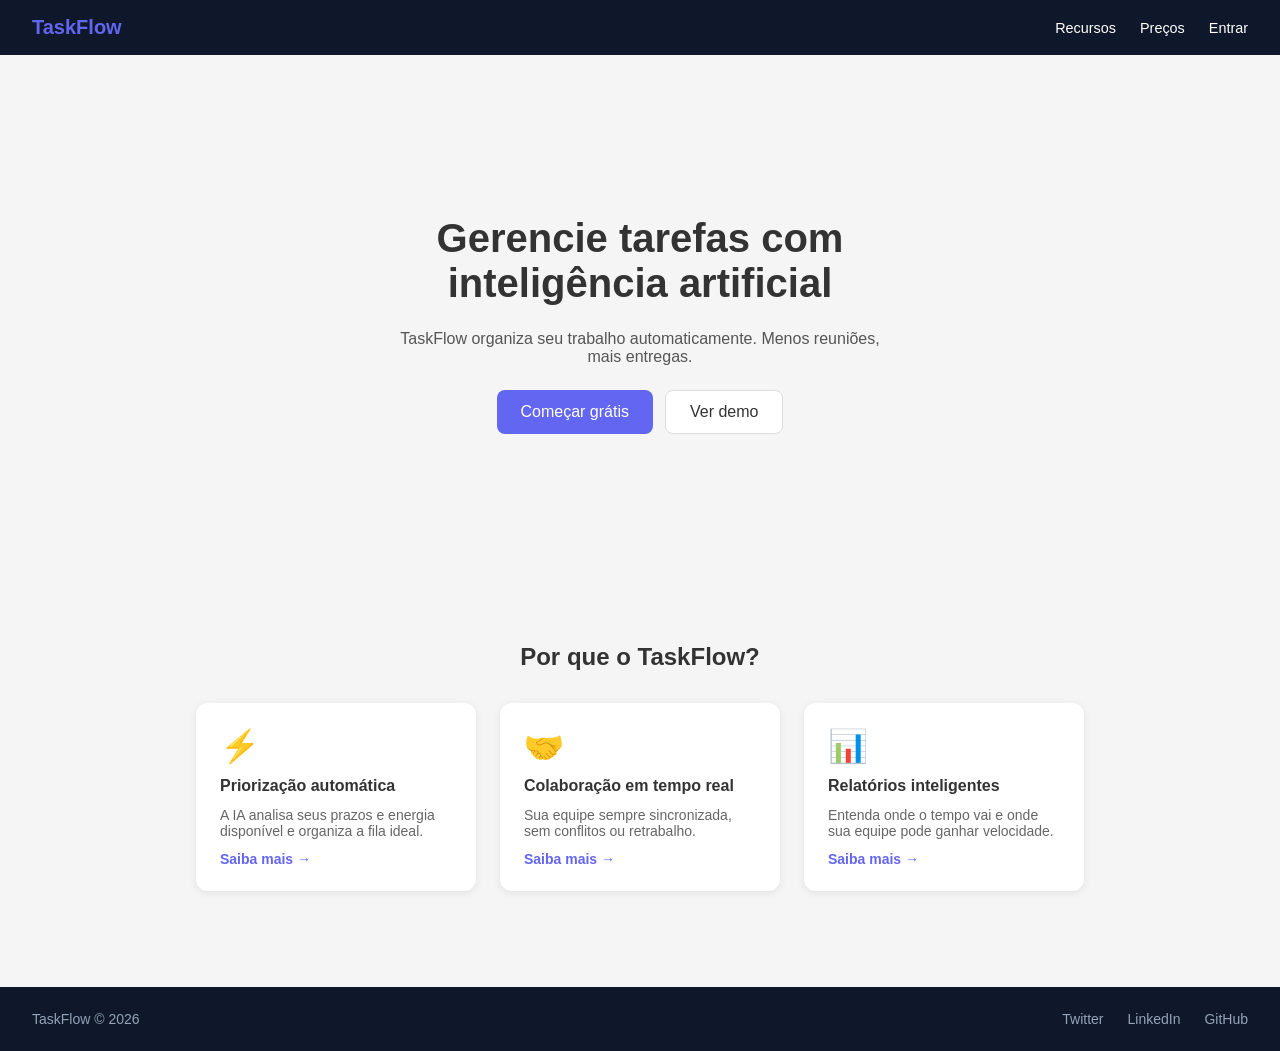
<file: aula-05/index.html>
<!DOCTYPE html>
<html lang="pt-BR">
<head>
  <meta charset="UTF-8">
  <meta name="viewport" content="width=device-width, initial-scale=1.0">
  <title>Aula 05 — Flexbox</title>
  <style>
    /* ===== FOOTER ===== */
.footer {
  display: flex;
  justify-content: space-between;
  align-items: center;
  padding: 24px 32px;
  background: #0f172a;
  color: #94a3b8;
  margin-top: 48px;
}

.footer-brand {
  font-size: 0.875rem;
}

.footer-links {
  display: flex;
  gap: 24px;
}

.footer-links a {
  color: #94a3b8;
  text-decoration: none;
  font-size: 0.875rem;
  transition: color 0.2s;
}

.footer-links a:hover {
  color: white;
}
    * {
      margin: 0;
      padding: 0;
      box-sizing: border-box;
    }

    body {
      font-family: sans-serif;
      background: #f5f5f5;
      color: #333;
    }

    /* ===== NAVBAR ===== */
    .navbar {
      display: flex;
      justify-content: space-between;  /* logo à esq, links à dir */
      align-items: center;             /* centraliza verticalmente */
      padding: 16px 32px;
      background: #0f172a;
      color: white;
    }

    .navbar-logo {
      font-size: 1.25rem;
      font-weight: bold;
      color: #6366f1;
    }

    .navbar-links {
      display: flex;
      gap: 24px;
      list-style: none;
    }

    .navbar-links a {
      color: white;
      text-decoration: none;
      font-size: 0.9rem;
    }

    /* ===== HERO ===== */
    .hero {
      display: flex;
      flex-direction: column;
      align-items: center;
      justify-content: center;
      text-align: center;
      min-height: 60vh;
      padding: 48px 24px;
      gap: 24px;
    }

    .hero h1 {
      font-size: 2.5rem;
      max-width: 600px;
    }

    .hero p {
      color: #555;
      max-width: 480px;
    }

    .hero-buttons {
      display: flex;
      gap: 12px;
    }

    .btn {
      padding: 12px 24px;
      border-radius: 8px;
      border: none;
      cursor: pointer;
      font-size: 1rem;
    }

    .btn-primary {
      background: #6366f1;
      color: white;
    }

    .btn-secondary {
      background: white;
      color: #333;
      border: 1px solid #ddd;
    }

    /* ===== CARDS ===== */
    .cards-section {
      padding: 48px 32px;
    }

    .cards-section h2 {
      text-align: center;
      margin-bottom: 32px;
    }

    .cards-grid {
      display: flex;
      gap: 24px;
      flex-wrap: wrap;          /* quebra linha em telas menores */
      justify-content: center;
    }

    .card {
      background: white;
      border-radius: 12px;
      padding: 24px;
      flex: 1;                  /* cresce igualmente */
      min-width: 200px;         /* não fica menor que isso */
      max-width: 280px;
      box-shadow: 0 2px 8px rgba(0,0,0,0.08);

      display: flex;            /* flex dentro de flex! */
      flex-direction: column;
      gap: 12px;
    }

    .card-icon {
      font-size: 2rem;
    }

    .card h3 {
      font-size: 1rem;
    }

    .card p {
      color: #666;
      font-size: 0.875rem;
      flex: 1;                  /* empurra o botão para o fundo */
    }

    .card-link {
      color: #6366f1;
      font-size: 0.875rem;
      text-decoration: none;
      font-weight: 600;
      align-self: flex-start;   /* alinha só este item à esquerda */
    }
  </style>
</head>
<body>

  <!-- NAVBAR -->
  <nav class="navbar">
    <span class="navbar-logo">TaskFlow</span>
    <ul class="navbar-links">
      <li><a href="#">Recursos</a></li>
      <li><a href="#">Preços</a></li>
      <li><a href="#">Entrar</a></li>
    </ul>
  </nav>

  <!-- HERO -->
  <section class="hero">
    <h1>Gerencie tarefas com inteligência artificial</h1>
    <p>TaskFlow organiza seu trabalho automaticamente. Menos reuniões, mais entregas.</p>
    <div class="hero-buttons">
      <button class="btn btn-primary">Começar grátis</button>
      <button class="btn btn-secondary">Ver demo</button>
    </div>
  </section>

  <!-- CARDS -->
  <section class="cards-section">
    <h2>Por que o TaskFlow?</h2>
    <div class="cards-grid">
      <div class="card">
        <span class="card-icon">⚡</span>
        <h3>Priorização automática</h3>
        <p>A IA analisa seus prazos e energia disponível e organiza a fila ideal.</p>
        <a href="#" class="card-link">Saiba mais →</a>
      </div>
      <div class="card">
        <span class="card-icon">🤝</span>
        <h3>Colaboração em tempo real</h3>
        <p>Sua equipe sempre sincronizada, sem conflitos ou retrabalho.</p>
        <a href="#" class="card-link">Saiba mais →</a>
      </div>
      <div class="card">
        <span class="card-icon">📊</span>
        <h3>Relatórios inteligentes</h3>
        <p>Entenda onde o tempo vai e onde sua equipe pode ganhar velocidade.</p>
        <a href="#" class="card-link">Saiba mais →</a>
      </div>
    </div>
  </section>
<!-- FOOTER -->
<footer class="footer">
  <span class="footer-brand">TaskFlow © 2026</span>
  <div class="footer-links">
    <a href="#">Twitter</a>
    <a href="#">LinkedIn</a>
    <a href="#">GitHub</a>
  </div>
</footer>
</body>
</html>
</file>
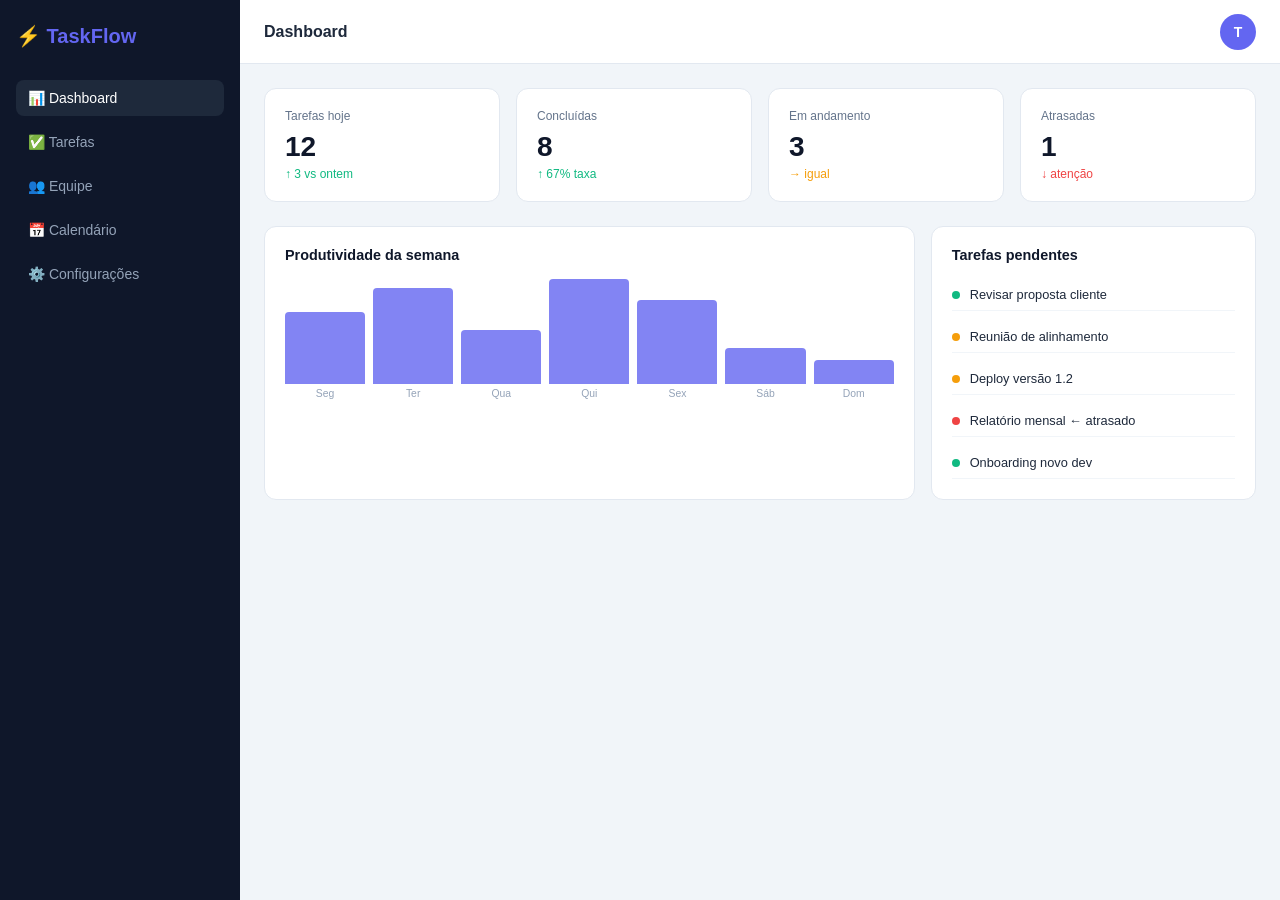
<file: aula-06/index.html>
<!DOCTYPE html>
<html lang="pt-BR">
<head>
  <meta charset="UTF-8">
  <meta name="viewport" content="width=device-width, initial-scale=1.0">
  <title>Aula 06 — CSS Grid</title>
  <style>
    * {
      margin: 0;
      padding: 0;
      box-sizing: border-box;
    }

    body {
      font-family: sans-serif;
      background: #f1f5f9;
      color: #1e293b;
    }

    /* ===== LAYOUT PRINCIPAL COM GRID ===== */
    .app-layout {
      display: grid;
      grid-template-areas:
        "sidebar header"
        "sidebar main";
      grid-template-columns: 240px 1fr;
      grid-template-rows: 64px 1fr;
      min-height: 100vh;
    }

    /* ===== SIDEBAR ===== */
    .sidebar {
      grid-area: sidebar;
      background: #0f172a;
      color: white;
      padding: 24px 16px;
      display: flex;
      flex-direction: column;
      gap: 8px;
    }

    .sidebar-logo {
      font-size: 1.25rem;
      font-weight: bold;
      color: #6366f1;
      margin-bottom: 24px;
    }

    .sidebar-item {
      padding: 10px 12px;
      border-radius: 8px;
      font-size: 0.875rem;
      cursor: pointer;
      color: #94a3b8;
      transition: background 0.2s;
    }

    .sidebar-item:hover,
    .sidebar-item.active {
      background: #1e293b;
      color: white;
    }

    /* ===== HEADER ===== */
    .header {
      grid-area: header;
      background: white;
      border-bottom: 1px solid #e2e8f0;
      display: flex;
      align-items: center;
      justify-content: space-between;
      padding: 0 24px;
    }

    .header h1 {
      font-size: 1rem;
      font-weight: 600;
    }

    .header-user {
      width: 36px;
      height: 36px;
      border-radius: 50%;
      background: #6366f1;
      color: white;
      display: flex;
      align-items: center;
      justify-content: center;
      font-weight: bold;
      font-size: 0.875rem;
    }

    /* ===== MAIN CONTENT ===== */
    .main {
      grid-area: main;
      padding: 24px;
      overflow-y: auto;
    }

    /* ===== GRID DE MÉTRICAS (4 colunas) ===== */
    .metrics-grid {
      display: grid;
      grid-template-columns: repeat(4, 1fr);
      gap: 16px;
      margin-bottom: 24px;
    }

    .metric-card {
      background: white;
      border-radius: 12px;
      padding: 20px;
      border: 1px solid #e2e8f0;
    }

    .metric-label {
      font-size: 0.75rem;
      color: #64748b;
      margin-bottom: 8px;
    }

    .metric-value {
      font-size: 1.75rem;
      font-weight: bold;
      color: #0f172a;
    }

    .metric-change {
      font-size: 0.75rem;
      color: #10b981;
      margin-top: 4px;
    }

    /* ===== GRID DE CONTEÚDO (2/3 + 1/3) ===== */
    .content-grid {
      display: grid;
      grid-template-columns: 2fr 1fr;
      gap: 16px;
    }

    .card {
      background: white;
      border-radius: 12px;
      padding: 20px;
      border: 1px solid #e2e8f0;
    }

    .card h2 {
      font-size: 0.9rem;
      font-weight: 600;
      margin-bottom: 16px;
      color: #0f172a;
    }

    /* ===== GRÁFICO FAKE ===== */
    .chart-bars {
      display: grid;
      grid-template-columns: repeat(7, 1fr);
      align-items: flex-end;
      gap: 8px;
      height: 120px;
    }

    .bar-wrap {
      display: flex;
      flex-direction: column;
      align-items: center;
      gap: 4px;
      height: 100%;
      justify-content: flex-end;
    }

    .bar {
      width: 100%;
      background: #6366f1;
      border-radius: 4px 4px 0 0;
      opacity: 0.8;
    }

    .bar-label {
      font-size: 0.65rem;
      color: #94a3b8;
    }

    /* ===== LISTA DE TAREFAS ===== */
    .task-list {
      display: flex;
      flex-direction: column;
      gap: 10px;
    }

    .task-item {
      display: flex;
      align-items: center;
      gap: 10px;
      padding: 8px 0;
      border-bottom: 1px solid #f1f5f9;
      font-size: 0.8rem;
    }

    .task-dot {
      width: 8px;
      height: 8px;
      border-radius: 50%;
      flex-shrink: 0;
    }

    .dot-green  { background: #10b981; }
    .dot-yellow { background: #f59e0b; }
    .dot-red    { background: #ef4444; }

    /* ===== GRID RESPONSIVO ===== */
    @media (max-width: 900px) {
      .app-layout {
        grid-template-areas:
          "header"
          "main";
        grid-template-columns: 1fr;
        grid-template-rows: 64px 1fr;
      }
      .sidebar { display: none; }
      .metrics-grid { grid-template-columns: repeat(2, 1fr); }
      .content-grid { grid-template-columns: 1fr; }
    }
  </style>
</head>
<body>

  <div class="app-layout">

    <!-- SIDEBAR -->
    <aside class="sidebar">
      <div class="sidebar-logo">⚡ TaskFlow</div>
      <div class="sidebar-item active">📊 Dashboard</div>
      <div class="sidebar-item">✅ Tarefas</div>
      <div class="sidebar-item">👥 Equipe</div>
      <div class="sidebar-item">📅 Calendário</div>
      <div class="sidebar-item">⚙️ Configurações</div>
    </aside>

    <!-- HEADER -->
    <header class="header">
      <h1>Dashboard</h1>
      <div class="header-user">T</div>
    </header>

    <!-- MAIN -->
    <main class="main">

      <!-- MÉTRICAS: 4 colunas -->
      <div class="metrics-grid">
        <div class="metric-card">
          <div class="metric-label">Tarefas hoje</div>
          <div class="metric-value">12</div>
          <div class="metric-change">↑ 3 vs ontem</div>
        </div>
        <div class="metric-card">
          <div class="metric-label">Concluídas</div>
          <div class="metric-value">8</div>
          <div class="metric-change">↑ 67% taxa</div>
        </div>
        <div class="metric-card">
          <div class="metric-label">Em andamento</div>
          <div class="metric-value">3</div>
          <div class="metric-change" style="color:#f59e0b">→ igual</div>
        </div>
        <div class="metric-card">
          <div class="metric-label">Atrasadas</div>
          <div class="metric-value">1</div>
          <div class="metric-change" style="color:#ef4444">↓ atenção</div>
        </div>
      </div>

      <!-- CONTEÚDO: 2/3 gráfico + 1/3 lista -->
      <div class="content-grid">

        <div class="card">
          <h2>Produtividade da semana</h2>
          <div class="chart-bars">
            <div class="bar-wrap"><div class="bar" style="height:60%"></div><span class="bar-label">Seg</span></div>
            <div class="bar-wrap"><div class="bar" style="height:80%"></div><span class="bar-label">Ter</span></div>
            <div class="bar-wrap"><div class="bar" style="height:45%"></div><span class="bar-label">Qua</span></div>
            <div class="bar-wrap"><div class="bar" style="height:90%"></div><span class="bar-label">Qui</span></div>
            <div class="bar-wrap"><div class="bar" style="height:70%"></div><span class="bar-label">Sex</span></div>
            <div class="bar-wrap"><div class="bar" style="height:30%"></div><span class="bar-label">Sáb</span></div>
            <div class="bar-wrap"><div class="bar" style="height:20%"></div><span class="bar-label">Dom</span></div>
          </div>
        </div>

        <div class="card">
          <h2>Tarefas pendentes</h2>
          <div class="task-list">
            <div class="task-item"><div class="task-dot dot-green"></div>Revisar proposta cliente</div>
            <div class="task-item"><div class="task-dot dot-yellow"></div>Reunião de alinhamento</div>
            <div class="task-item"><div class="task-dot dot-yellow"></div>Deploy versão 1.2</div>
            <div class="task-item"><div class="task-dot dot-red"></div>Relatório mensal ← atrasado</div>
            <div class="task-item"><div class="task-dot dot-green"></div>Onboarding novo dev</div>
          </div>
        </div>

      </div>
    </main>

  </div>

</body>
</html>
</file>
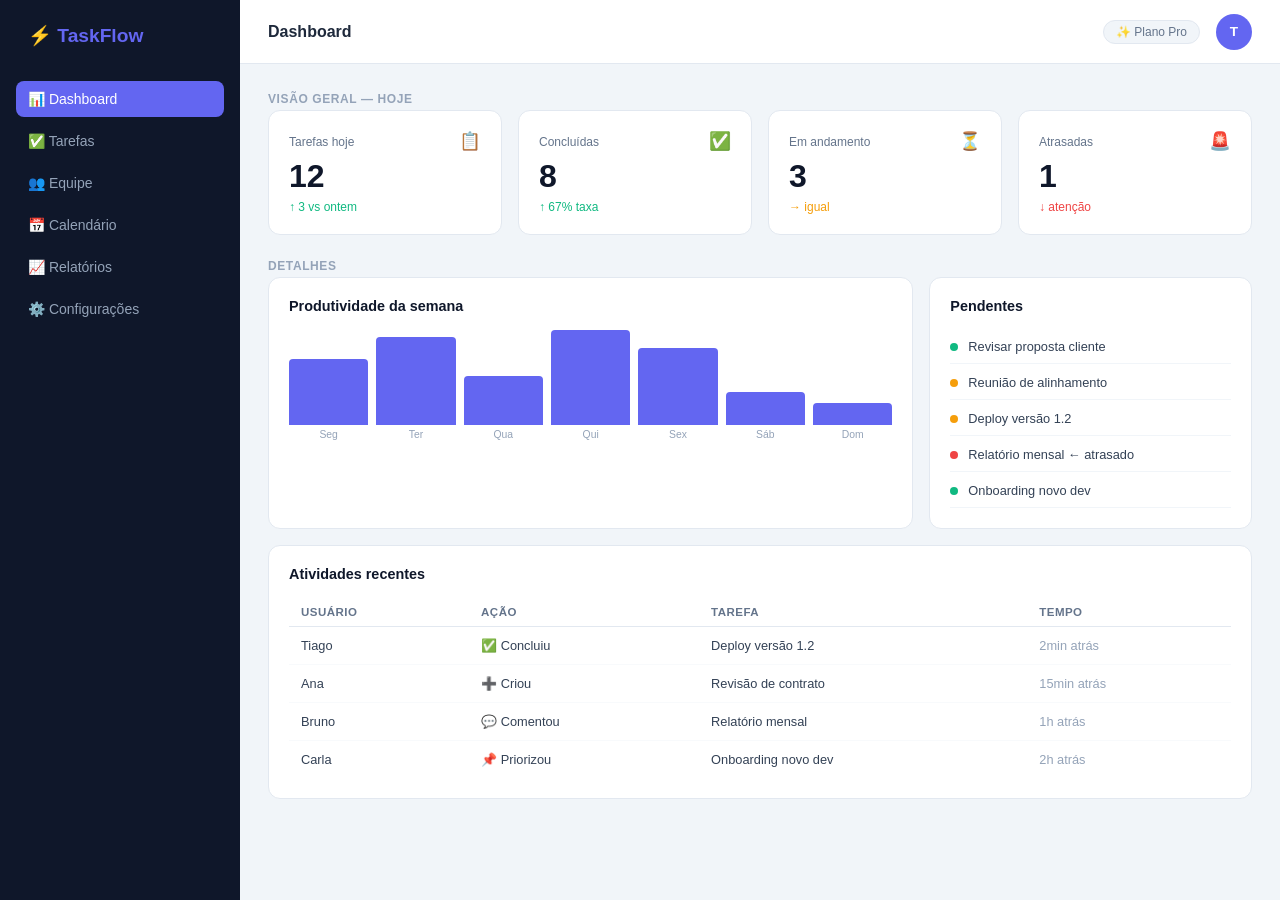
<file: aula-06/dashboard.html>
<!DOCTYPE html>
<html lang="pt-BR">
<head>
  <meta charset="UTF-8">
  <meta name="viewport" content="width=device-width, initial-scale=1.0">
  <title>Dashboard — CSS Grid</title>
  <style>
    * {
      margin: 0;
      padding: 0;
      box-sizing: border-box;
    }

    body {
      font-family: sans-serif;
      background: #f1f5f9;
      color: #1e293b;
    }

    /* ===== LAYOUT PRINCIPAL — ÁREAS NOMEADAS ===== */
    .app {
      display: grid;
      grid-template-areas:
        "sidebar header"
        "sidebar main";
      grid-template-columns: 240px 1fr;
      grid-template-rows: 64px 1fr;
      min-height: 100vh;
    }

    /* ===== SIDEBAR ===== */
    .sidebar {
      grid-area: sidebar;
      background: #0f172a;
      color: white;
      padding: 24px 16px;
      display: flex;
      flex-direction: column;
      gap: 6px;
      position: sticky;
      top: 0;
      height: 100vh;
    }

    .logo {
      font-size: 1.2rem;
      font-weight: bold;
      color: #6366f1;
      margin-bottom: 28px;
      padding: 0 12px;
    }

    .nav-item {
      display: flex;
      align-items: center;
      gap: 10px;
      padding: 10px 12px;
      border-radius: 8px;
      font-size: 0.875rem;
      color: #94a3b8;
      cursor: pointer;
      transition: all 0.2s;
    }

    .nav-item:hover { background: #1e293b; color: white; }
    .nav-item.active { background: #6366f1; color: white; }

    /* ===== HEADER ===== */
    .header {
      grid-area: header;
      background: white;
      border-bottom: 1px solid #e2e8f0;
      display: flex;
      align-items: center;
      justify-content: space-between;
      padding: 0 28px;
      position: sticky;
      top: 0;
      z-index: 10;
    }

    .header-title {
      font-size: 1rem;
      font-weight: 600;
    }

    .header-right {
      display: flex;
      align-items: center;
      gap: 16px;
    }

    .badge {
      background: #f1f5f9;
      border: 1px solid #e2e8f0;
      border-radius: 20px;
      padding: 4px 12px;
      font-size: 0.75rem;
      color: #64748b;
    }

    .avatar {
      width: 36px;
      height: 36px;
      border-radius: 50%;
      background: #6366f1;
      color: white;
      display: flex;
      align-items: center;
      justify-content: center;
      font-weight: bold;
      font-size: 0.85rem;
    }

    /* ===== MAIN ===== */
    .main {
      grid-area: main;
      padding: 28px;
      display: flex;
      flex-direction: column;
      gap: 24px;
    }

    .section-title {
      font-size: 0.75rem;
      font-weight: 600;
      color: #94a3b8;
      text-transform: uppercase;
      letter-spacing: 0.05em;
      margin-bottom: 4px;
    }

    /* ===== 4 CARDS DE MÉTRICAS ===== */
    .metrics {
      display: grid;
      grid-template-columns: repeat(4, 1fr);
      gap: 16px;
    }

    .metric {
      background: white;
      border-radius: 12px;
      padding: 20px;
      border: 1px solid #e2e8f0;
      display: flex;
      flex-direction: column;
      gap: 8px;
    }

    .metric-header {
      display: flex;
      justify-content: space-between;
      align-items: center;
    }

    .metric-label {
      font-size: 0.75rem;
      color: #64748b;
      font-weight: 500;
    }

    .metric-icon {
      font-size: 1.1rem;
    }

    .metric-value {
      font-size: 2rem;
      font-weight: 700;
      color: #0f172a;
      line-height: 1;
    }

    .metric-change {
      font-size: 0.75rem;
      font-weight: 500;
    }

    .up   { color: #10b981; }
    .down { color: #ef4444; }
    .flat { color: #f59e0b; }

    /* ===== GRID DE CONTEÚDO ===== */
    .content-grid {
      display: grid;
      grid-template-columns: 2fr 1fr;
      grid-template-rows: auto auto;
      gap: 16px;
    }

    .card {
      background: white;
      border-radius: 12px;
      padding: 20px;
      border: 1px solid #e2e8f0;
    }

    .card h2 {
      font-size: 0.9rem;
      font-weight: 600;
      margin-bottom: 16px;
      color: #0f172a;
    }

    /* ===== GRÁFICO ===== */
    .chart {
      display: grid;
      grid-template-columns: repeat(7, 1fr);
      align-items: flex-end;
      gap: 8px;
      height: 110px;
    }

    .bar-col {
      display: flex;
      flex-direction: column;
      align-items: center;
      justify-content: flex-end;
      gap: 4px;
      height: 100%;
    }

    .bar {
      width: 100%;
      background: #6366f1;
      border-radius: 4px 4px 0 0;
    }

    .bar-label {
      font-size: 0.65rem;
      color: #94a3b8;
    }

    /* ===== LISTA DE TAREFAS ===== */
    .task-list {
      display: flex;
      flex-direction: column;
      gap: 2px;
    }

    .task {
      display: flex;
      align-items: center;
      gap: 10px;
      padding: 9px 0;
      border-bottom: 1px solid #f1f5f9;
      font-size: 0.8rem;
      color: #334155;
    }

    .dot {
      width: 8px;
      height: 8px;
      border-radius: 50%;
      flex-shrink: 0;
    }

    .green  { background: #10b981; }
    .yellow { background: #f59e0b; }
    .red    { background: #ef4444; }

    /* ===== TABELA — LARGURA TOTAL ===== */
    .full-width {
      grid-column: 1 / -1;
    }

    table {
      width: 100%;
      border-collapse: collapse;
      font-size: 0.8rem;
    }

    thead th {
      text-align: left;
      padding: 8px 12px;
      color: #64748b;
      font-weight: 600;
      font-size: 0.72rem;
      text-transform: uppercase;
      letter-spacing: 0.04em;
      border-bottom: 1px solid #e2e8f0;
    }

    tbody td {
      padding: 11px 12px;
      border-bottom: 1px solid #f8fafc;
      color: #334155;
    }

    tbody tr:last-child td { border-bottom: none; }
    tbody tr:hover { background: #f8fafc; }

    /* ===== RESPONSIVO ===== */
    @media (max-width: 900px) {
      .app {
        grid-template-areas:
          "header"
          "main";
        grid-template-columns: 1fr;
        grid-template-rows: 64px 1fr;
      }
      .sidebar   { display: none; }
      .metrics   { grid-template-columns: repeat(2, 1fr); }
      .content-grid { grid-template-columns: 1fr; }
    }
  </style>
</head>
<body>
<div class="app">

  <!-- SIDEBAR -->
  <aside class="sidebar">
    <div class="logo">⚡ TaskFlow</div>
    <div class="nav-item active">📊 Dashboard</div>
    <div class="nav-item">✅ Tarefas</div>
    <div class="nav-item">👥 Equipe</div>
    <div class="nav-item">📅 Calendário</div>
    <div class="nav-item">📈 Relatórios</div>
    <div class="nav-item">⚙️ Configurações</div>
  </aside>

  <!-- HEADER -->
  <header class="header">
    <span class="header-title">Dashboard</span>
    <div class="header-right">
      <span class="badge">✨ Plano Pro</span>
      <div class="avatar">T</div>
    </div>
  </header>

  <!-- MAIN -->
  <main class="main">

    <!-- MÉTRICAS -->
    <div>
      <p class="section-title">Visão geral — hoje</p>
      <div class="metrics">
        <div class="metric">
          <div class="metric-header">
            <span class="metric-label">Tarefas hoje</span>
            <span class="metric-icon">📋</span>
          </div>
          <div class="metric-value">12</div>
          <div class="metric-change up">↑ 3 vs ontem</div>
        </div>
        <div class="metric">
          <div class="metric-header">
            <span class="metric-label">Concluídas</span>
            <span class="metric-icon">✅</span>
          </div>
          <div class="metric-value">8</div>
          <div class="metric-change up">↑ 67% taxa</div>
        </div>
        <div class="metric">
          <div class="metric-header">
            <span class="metric-label">Em andamento</span>
            <span class="metric-icon">⏳</span>
          </div>
          <div class="metric-value">3</div>
          <div class="metric-change flat">→ igual</div>
        </div>
        <div class="metric">
          <div class="metric-header">
            <span class="metric-label">Atrasadas</span>
            <span class="metric-icon">🚨</span>
          </div>
          <div class="metric-value">1</div>
          <div class="metric-change down">↓ atenção</div>
        </div>
      </div>
    </div>

    <!-- CONTEÚDO -->
    <div>
      <p class="section-title">Detalhes</p>
      <div class="content-grid">

        <!-- GRÁFICO -->
        <div class="card">
          <h2>Produtividade da semana</h2>
          <div class="chart">
            <div class="bar-col"><div class="bar" style="height:60%"></div><span class="bar-label">Seg</span></div>
            <div class="bar-col"><div class="bar" style="height:80%"></div><span class="bar-label">Ter</span></div>
            <div class="bar-col"><div class="bar" style="height:45%"></div><span class="bar-label">Qua</span></div>
            <div class="bar-col"><div class="bar" style="height:90%"></div><span class="bar-label">Qui</span></div>
            <div class="bar-col"><div class="bar" style="height:70%"></div><span class="bar-label">Sex</span></div>
            <div class="bar-col"><div class="bar" style="height:30%"></div><span class="bar-label">Sáb</span></div>
            <div class="bar-col"><div class="bar" style="height:20%"></div><span class="bar-label">Dom</span></div>
          </div>
        </div>

        <!-- TAREFAS -->
        <div class="card">
          <h2>Pendentes</h2>
          <div class="task-list">
            <div class="task"><div class="dot green"></div>Revisar proposta cliente</div>
            <div class="task"><div class="dot yellow"></div>Reunião de alinhamento</div>
            <div class="task"><div class="dot yellow"></div>Deploy versão 1.2</div>
            <div class="task"><div class="dot red"></div>Relatório mensal ← atrasado</div>
            <div class="task"><div class="dot green"></div>Onboarding novo dev</div>
          </div>
        </div>

        <!-- TABELA — FULL WIDTH -->
        <div class="card full-width">
          <h2>Atividades recentes</h2>
          <table>
            <thead>
              <tr>
                <th>Usuário</th>
                <th>Ação</th>
                <th>Tarefa</th>
                <th>Tempo</th>
              </tr>
            </thead>
            <tbody>
              <tr>
                <td>Tiago</td>
                <td>✅ Concluiu</td>
                <td>Deploy versão 1.2</td>
                <td style="color:#94a3b8">2min atrás</td>
              </tr>
              <tr>
                <td>Ana</td>
                <td>➕ Criou</td>
                <td>Revisão de contrato</td>
                <td style="color:#94a3b8">15min atrás</td>
              </tr>
              <tr>
                <td>Bruno</td>
                <td>💬 Comentou</td>
                <td>Relatório mensal</td>
                <td style="color:#94a3b8">1h atrás</td>
              </tr>
              <tr>
                <td>Carla</td>
                <td>📌 Priorizou</td>
                <td>Onboarding novo dev</td>
                <td style="color:#94a3b8">2h atrás</td>
              </tr>
            </tbody>
          </table>
        </div>

      </div>
    </div>
  </main>

</div>
</body>
</html>
</file>
